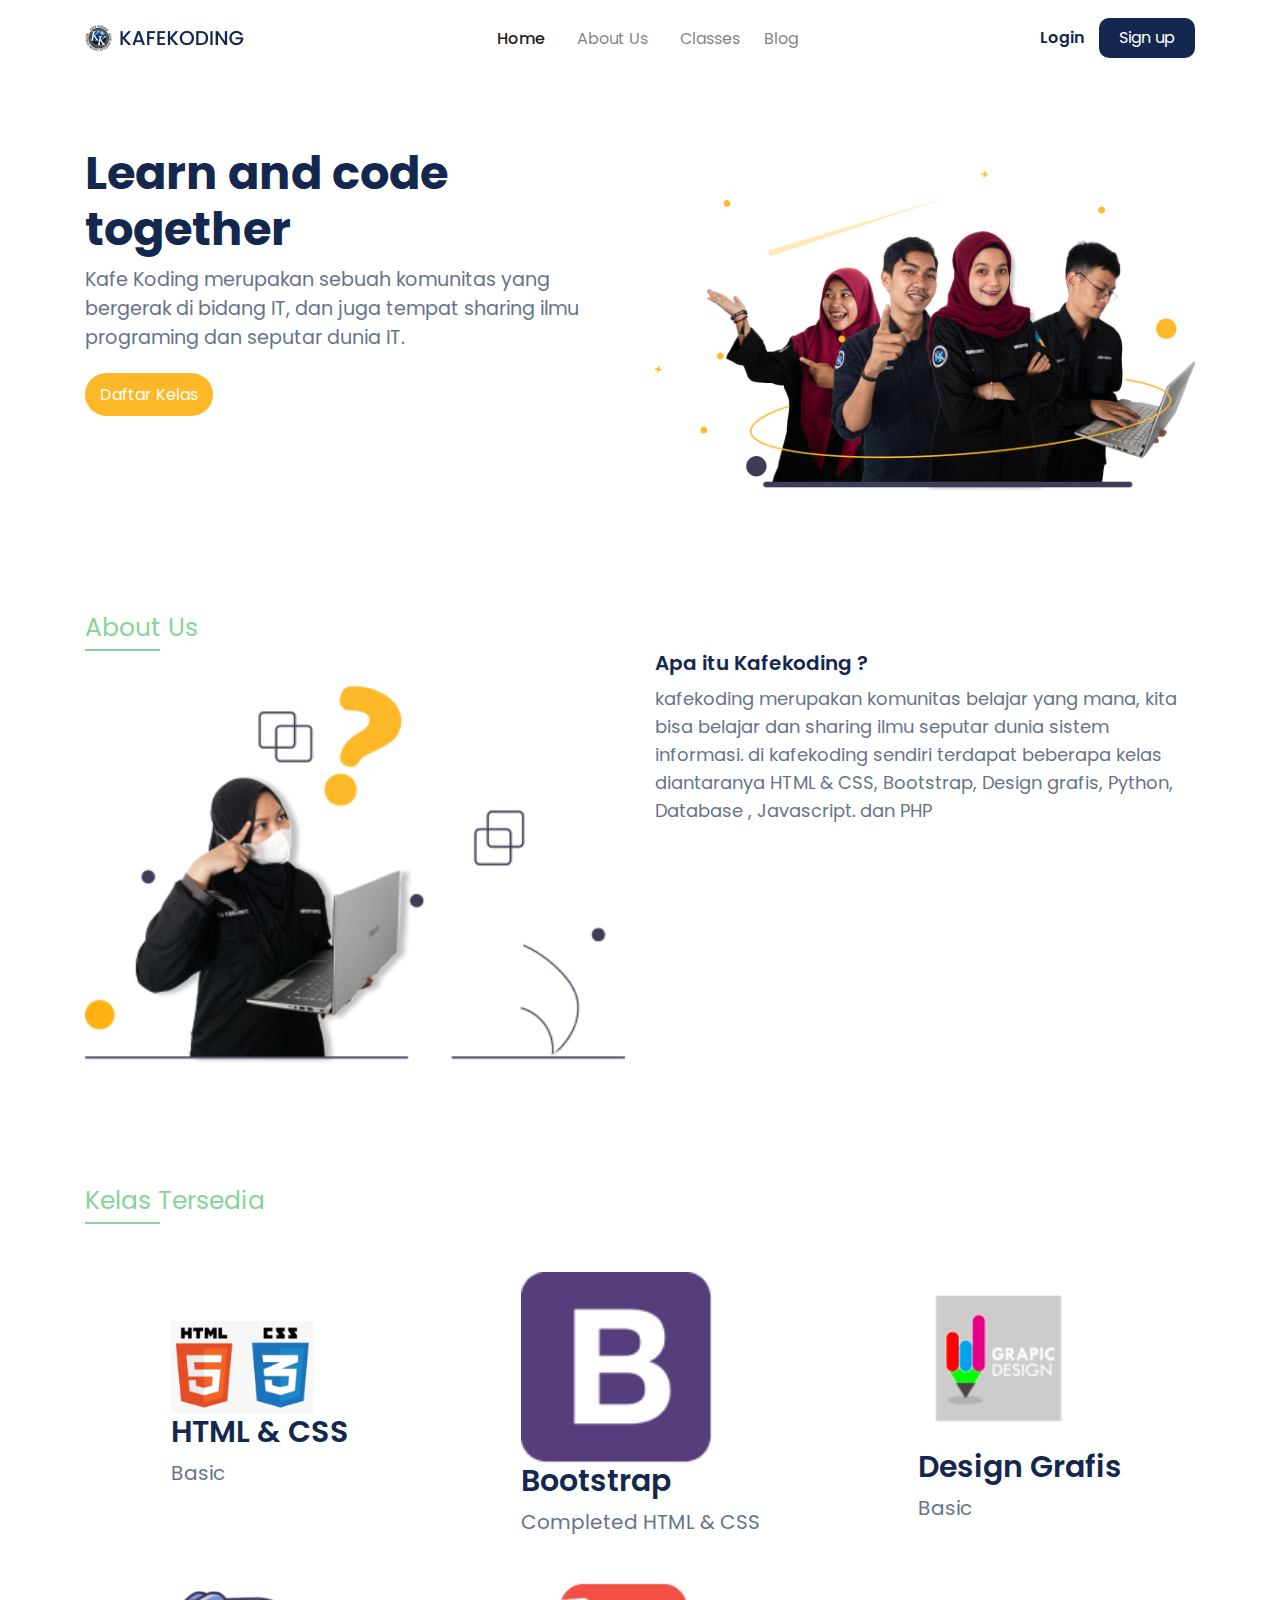
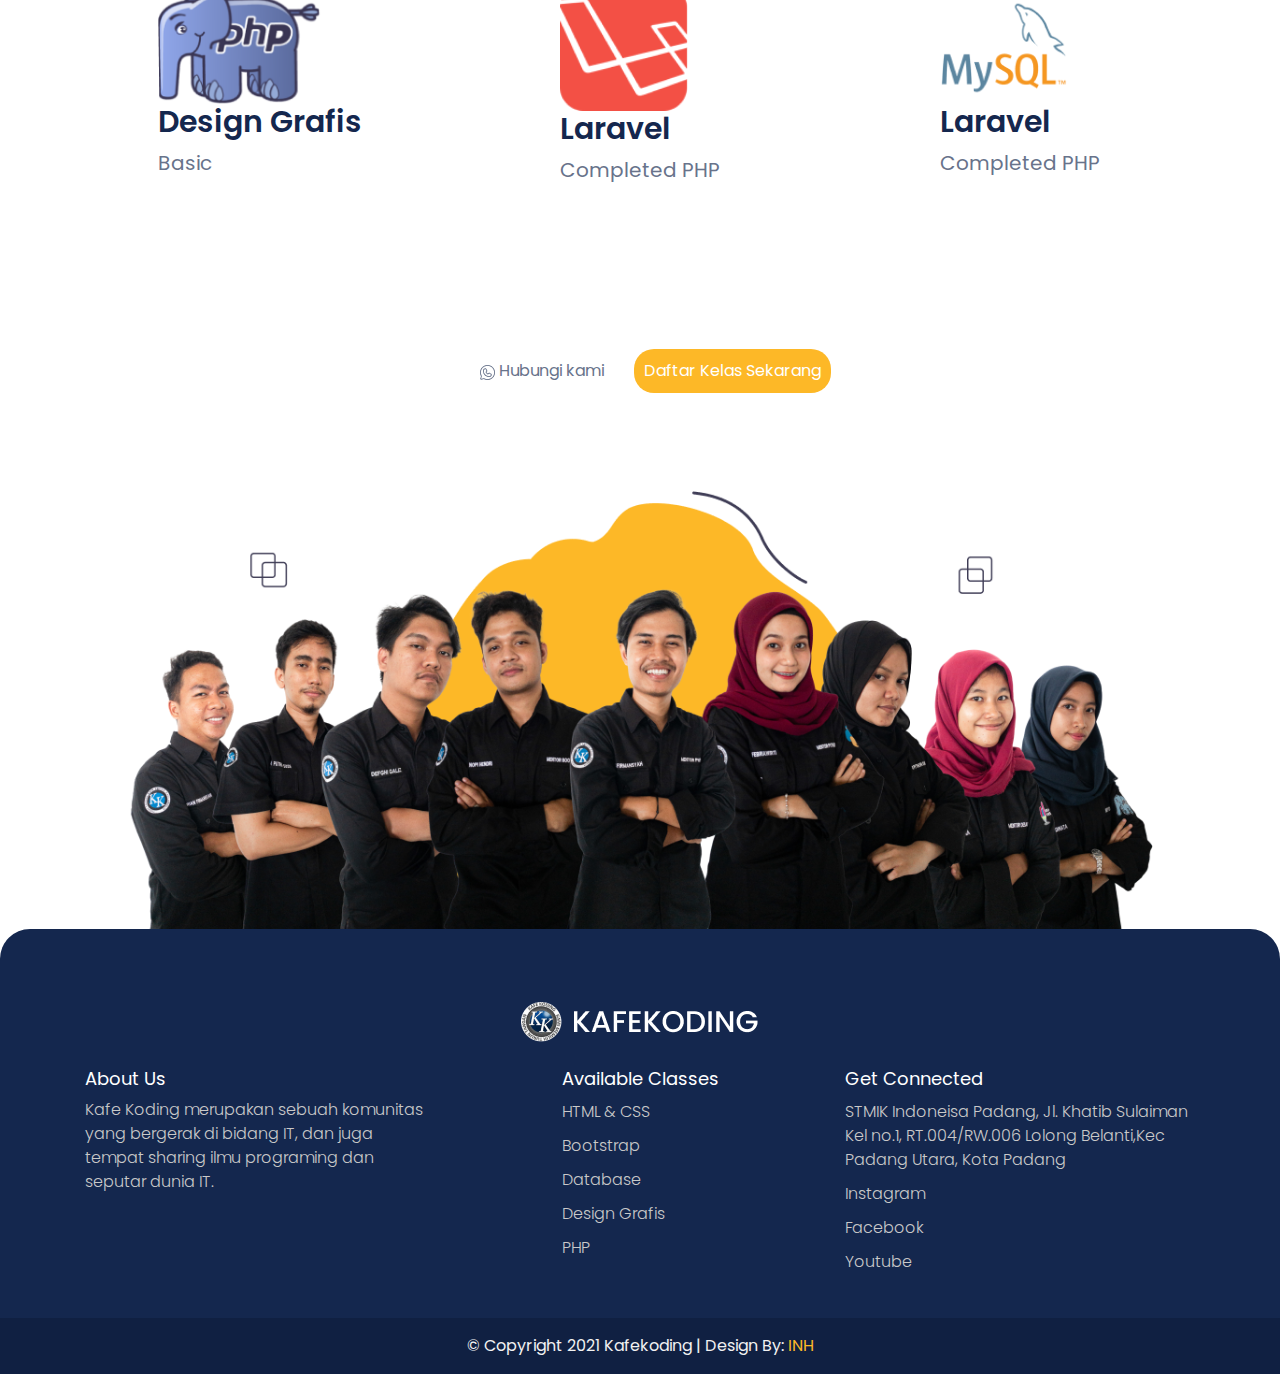
<file: index.html>
<!DOCTYPE html>
<html lang="en">
  <head>
    <!-- Required meta tags -->
    <meta charset="utf-8" />
    <meta name="viewport" content="width=device-width, initial-scale=1, shrink-to-fit=no" />

    <!-- CSS -->
    <link rel="stylesheet" href="libraries/bootstrap/css/bootstrap.css" />
    <link rel="stylesheet" href="libraries/css/main.css" />

    <title>Kafekoding | Home Page</title>
  </head>
  <body>
    <!-- START: NAVBAR -->
    <section class="navbar-section">
      <div class="container">
        <nav class="navbar navbar-expand-lg navbar-light px-0">
          <a class="navbar-brand" href="#"><img src="libraries/images/navbar-header.png" alt="" /></a>
          <button class="navbar-toggler" type="button" data-toggle="collapse" data-target="#navbarNav" aria-controls="navbarNav" aria-expanded="false" aria-label="Toggle navigation">
            <span class="navbar-toggler-icon"></span>
          </button>
          <div class="collapse navbar-collapse" id="navbarNav" style="margin-top: 3px">
            <ul class="navbar-nav ml-auto mr-auto align-items-left align-items-lg-center">
              <li class="nav-item active pr-0 p-lg-2">
                <a class="nav-link" href="#">Home <span class="sr-only">(current)</span></a>
              </li>
              <li class="nav-item pr-0 p-lg-2">
                <a class="nav-link" href="#about">About Us</a>
              </li>
              <li class="nav-item pr-0 p-lg-2">
                <a class="nav-link" href="#classess">Classes</a>
              </li>
              <li class="nav-item">
                <a class="nav-link" href="#classess">Blog</a>
              </li>
              <!--start: Moile Button Login -->
              <li class="nav-item d-block d-lg-none">
                <a class="nav-link" href="#classess"><strong> Login </strong></a>
              </li>
              <li class="nav-item d-block d-lg-none">
                <a class="nav-link" href="#classess"><strong> Register </strong></a>
              </li>
              <!--end: Moile Button Login -->
            </ul>
          </div>

          <!--start: desktop button login -->
          <div class="nest-button d-none d-lg-flex">
            <li class="nav-item"><a href="#" class="nav-link login"> Login </a></li>

            <li class="nav-item"><a href="#" class="nav-link btn-signup"> Sign up </a></li>
          </div>
          <!--end: desktop button login -->
        </nav>
      </div>
    </section>

    <!-- START: HERO -->
    <section class="section-hero">
      <div class="container">
        <div class="row">
          <!-- left-hero -->
          <div class="col-sm-12 col-md-6 left-hero">
            <h1>Learn and code together</h1>
            <p>Kafe Koding merupakan sebuah komunitas yang bergerak di bidang IT, dan juga tempat sharing ilmu programing dan seputar dunia IT.</p>
            <a href="#" class="btn-cta">Daftar Kelas</a>
          </div>
          <!-- right-hero -->
          <div class="col-sm-12 col-md-6 right-hero d-none d-md-block">
            <div class="img-box">
              <img src="libraries/images/HERO.png" alt="" />
            </div>
          </div>
        </div>
      </div>
    </section>

    <!-- START:SECTION ABOUT -->
    <section class="section-aboutUs" id="about">
      <div class="container">
        <div class="row">
          <div class="col-sm-12 title">
            <h3>About Us</h3>
          </div>
          <div class="col-sm-12 col-md-6 left-about mb-4 mb-lg-0">
            <div class="img-box">
              <img src="libraries/images/ABOUT.png" alt="" />
            </div>
          </div>
          <div class="col-sm-12 col-md-6 right-about">
            <h4>Apa itu Kafekoding ?</h4>
            <p>
              kafekoding merupakan komunitas belajar yang mana, kita bisa belajar dan sharing ilmu seputar dunia sistem informasi. di kafekoding sendiri terdapat beberapa kelas diantaranya HTML & CSS, Bootstrap, Design grafis, Python,
              Database , Javascript. dan PHP
            </p>
          </div>
        </div>
      </div>
    </section>

    <!-- START: KELAS TERSEDIA -->
    <section class="section-kelas-tersedia" id="classess">
      <div class="container">
        <div class="row">
          <div class="col-sm-12 title mb-5">
            <h3>Kelas Tersedia</h3>
          </div>
          <!-- card-classes -->
          <div class="col-sm-12 col-md-6 col-lg-4 classes">
            <div>
              <div class="box-img">
                <img src="libraries/images/HTML.png" alt="" />
              </div>
              <h5>HTML & CSS</h5>
              <p>Basic</p>
            </div>
          </div>
          <!--  -->
          <div class="col-sm-12 col-md-6 col-lg-4 classes">
            <div>
              <div class="box-img">
                <img src="libraries/images/BOOTSTRAP.png" alt="" />
              </div>
              <h5>Bootstrap</h5>
              <p>Completed HTML & CSS</p>
            </div>
          </div>
          <!--  -->
          <div class="col-sm-12 col-md-6 col-lg-4 classes">
            <div>
              <div class="box-img">
                <img src="libraries/images/DESIGNGRAFIS.png" alt="" />
              </div>
              <h5>Design Grafis</h5>
              <p>Basic</p>
            </div>
          </div>
          <!--  -->
          <div class="col-sm-12 col-md-6 col-lg-4 classes">
            <div>
              <div class="box-img">
                <img src="libraries/images/PHP.png" alt="" />
              </div>
              <h5>Design Grafis</h5>
              <p>Basic</p>
            </div>
          </div>

          <!--  -->
          <div class="col-sm-12 col-md-6 col-lg-4 classes">
            <div>
              <div class="box-img">
                <img src="libraries/images/LARAVEL.png" alt="" />
              </div>
              <h5>Laravel</h5>
              <p>Completed PHP</p>
            </div>
          </div>
          <!--  -->
          <div class="col-sm-12 col-md-6 col-lg-4 classes">
            <div>
              <div class="box-img">
                <img src="libraries/images/DB.png" alt="" />
              </div>
              <h5>Laravel</h5>
              <p>Completed PHP</p>
            </div>
          </div>
          <!--  -->
        </div>
      </div>
    </section>

    <section class="btn-cta-box-bottom py-5">
      <div class="container">
        <div class="row">
          <div class="col-sm-12 d-flex justify-content-center flex-wrap-reverse align-items-center">
            <a href="https://api.whatsapp.com/send?phone=6289514640148&text=Hallo%20kak%20Saya%20ingin%20mendaftar%20salah%20satu%20kelas%20di%20kafekoding." class="btn-contact-us" target="__blank"
              ><img src="libraries/images/WHATSAPP.png" alt="" /> Hubungi kami</a
            >
            <a href="#" class="btn-daftar">Daftar Kelas Sekarang</a>
          </div>
        </div>
      </div>
    </section>

    <div class="image-box-aff">
      <div class="container">
        <img src="libraries/images/afterFooter.png" alt="" />
      </div>
    </div>
    <footer style="border-radius: 30px 30px 0px 0px">
      <div class="container">
        <div class="row">
          <div class="col-sm-12 d-flex justify-content-center pb-4">
            <img src="libraries/images/logo-footer.png" alt="" />
          </div>
          <div class="col-sm-12 col-md-6 col-lg-4 footer-main d-flex flex-column align-items-start align-items-lg-center mt-3 mt-lg-0">
            <div>
              <h4>About Us</h4>
              <p>Kafe Koding merupakan sebuah komunitas yang bergerak di bidang IT, dan juga tempat sharing ilmu programing dan seputar dunia IT.</p>
            </div>
          </div>
          <div class="col-sm-12 col-md-6 col-lg-4 footer-main d-flex flex-column align-items-start align-items-lg-center mt-3 mt-lg-0">
            <div>
              <h4>Available Classes</h4>
              <li><a href="#">HTML & CSS</a></li>
              <li><a href="#">Bootstrap</a></li>
              <li><a href="#">Database</a></li>
              <li><a href="#">Design Grafis</a></li>
              <li><a href="#">PHP</a></li>
            </div>
          </div>
          <div class="col-sm-12 col-md-6 col-lg-4 footer-main d-flex flex-column align-items-start align-items-lg-center mt-3 mt-lg-0">
            <div>
              <h4>Get Connected</h4>
              <li>STMIK Indoneisa Padang, Jl. Khatib Sulaiman Kel no.1, RT.004/RW.006 Lolong Belanti,Kec Padang Utara, Kota Padang</li>
              <li><a href="#">Instagram</a></li>
              <li><a href="#">Facebook</a></li>
              <li><a href="#">Youtube</a></li>
            </div>
          </div>
        </div>
      </div>
      <div class="copyright text-center py-3">
        <span>&copy; Copyright 2021 Kafekoding | Design By: <a href="https://www.instagram.com/ilhamnopihendri/">INH</a></span>
      </div>
    </footer>
    <!-- jquery -->
    <script src="libraries/jquery/jquery-3.5.1.min.js"></script>
    <script src="libraries/bootstrap/js/bootstrap.js"></script>
    <script src="libraries/script/script.js"></script>
  </body>
</html>
</file>
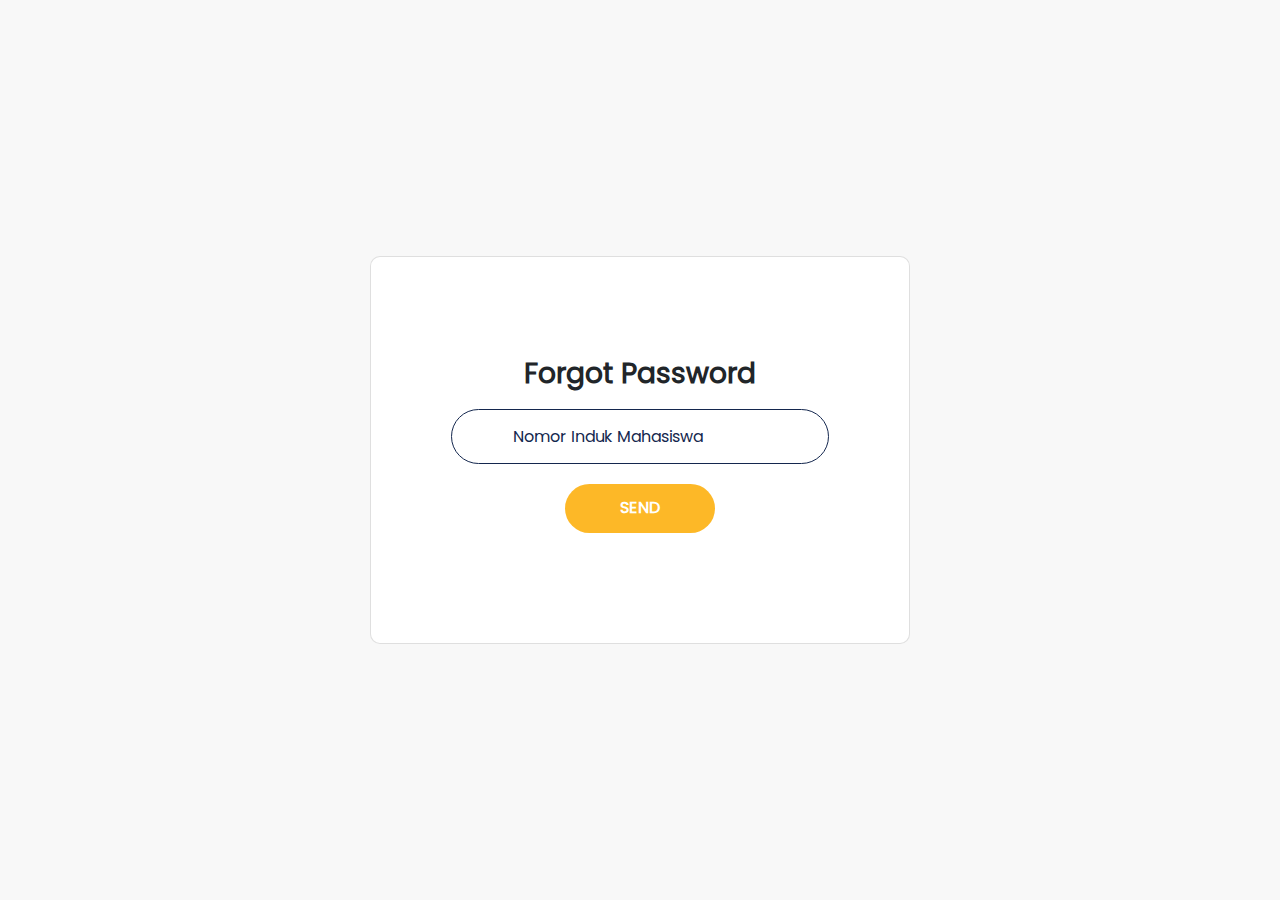
<file: forgotPassword.html>
<!DOCTYPE html>
<html lang="en">
  <head>
    <!-- Required meta tags -->
    <meta charset="utf-8" />

    <meta name="viewport" content="width=device-width, initial-scale=1, shrink-to-fit=no" />
    <link rel="stylesheet" href="libraries/bootstrap/css/bootstrap.css" />

    <!-- data-aos.css -->

    <!-- fontfamily -->
    <link rel="stylesheet" href="https://use.fontawesome.com/releases/v5.15.1/css/all.css" integrity="sha384-vp86vTRFVJgpjF9jiIGPEEqYqlDwgyBgEF109VFjmqGmIY/Y4HV4d3Gp2irVfcrp" crossorigin="anonymous" />
    <!-- link css -->
    <link rel="stylesheet" href="libraries/css/login.css" />
    <!-- light-slider -->

    <title>Kafekoding | Forgot Password</title>
  </head>

  <body>
    <div class="container">
      <div class="row align-items-center justify-content-center" style="height: 100vh">
        <div class="col-12 col-lg-6 align-items-center justify-content-center">
          <div class="card" style="padding: 50px 0px; border-radius: 10px">
            <form action="#" class="sign-in-form" style="padding-top: 50px; padding-bottom: 50px">
              <h3 class="title" style="font-weight: 600">Forgot Password</h3>
              <div class="input-field">
                <i class="fas fa-address-card"></i>
                <input type="text" placeholder="Nomor Induk Mahasiswa" />
              </div>
              <input type="submit" value="Send" class="btn btn-solid solid" />
            </form>
          </div>
        </div>
      </div>
    </div>

    <!-- jQuery first, then Popper.js, then Bootstrap JS -->
    <script src="libraries/jquery/jquery-3.5.1.js"></script>
    <script src="https://unpkg.com/aos@2.3.1/dist/aos.js"></script>
    <script src="libraries/bootstrap/js/bootstrap.js"></script>
  </body>
</html>
</file>
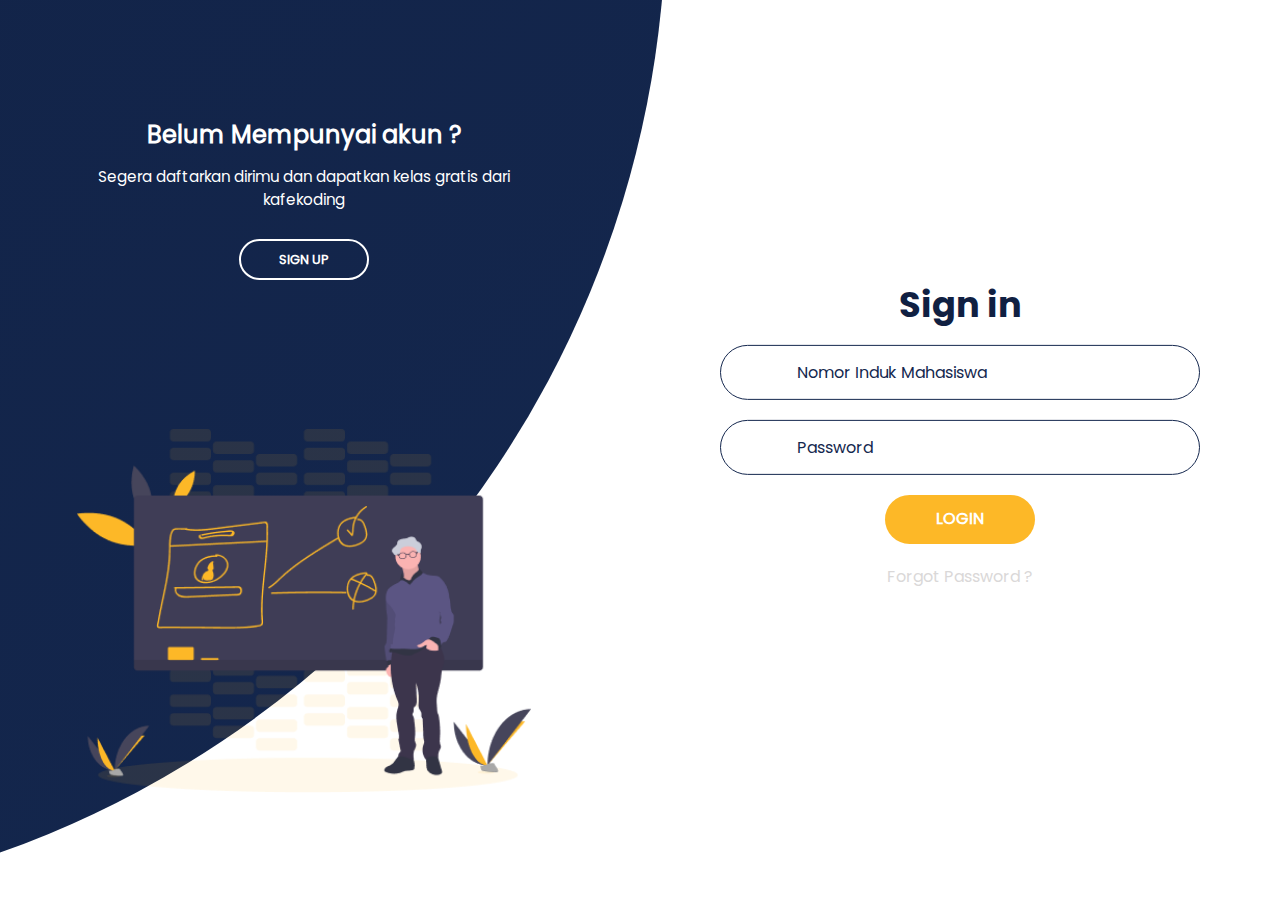
<file: loginRegister.html>
<!DOCTYPE html>
<html lang="en">
  <head>
    <!-- Required meta tags -->
    <meta charset="utf-8" />

    <meta name="viewport" content="width=device-width, initial-scale=1, shrink-to-fit=no" />
    <link rel="stylesheet" href="libraries/bootstrap/css/bootstrap.css" />

    <!-- data-aos.css -->

    <!-- fontfamily -->
    <link rel="stylesheet" href="https://use.fontawesome.com/releases/v5.15.1/css/all.css" integrity="sha384-vp86vTRFVJgpjF9jiIGPEEqYqlDwgyBgEF109VFjmqGmIY/Y4HV4d3Gp2irVfcrp" crossorigin="anonymous" />
    <!-- link css -->
    <link rel="stylesheet" href="libraries/css/login.css" />
    <!-- light-slider -->

    <title>Kafekoding | Login</title>
  </head>

  <body>
    <div class="container-logins">
      <div class="form-container">
        <div class="signin-signup">
          <!-- login -->
          <form action="#" class="sign-in-form">
            <h2 class="title" style="font-weight: 600">Sign in</h2>
            <div class="input-field">
              <i class="fas fa-address-card"></i>
              <input type="text" placeholder="Nomor Induk Mahasiswa" />
            </div>
            <div class="input-field">
              <i class="fas fa-lock"></i>
              <input type="password" placeholder="Password" />
            </div>
            <input type="submit" value="login" class="btn btn-solid solid" />
            <p class="social-text"><a href="forgotPassword.html" style="color: #dad8d8"> Forgot Password ?</a></p>
          </form>
          <!-- register -->
          <form action="#" class="sign-up-form">
            <h2 class="title" style="font-weight: 600">Sign up</h2>
            <div class="input-field">
              <i class="fas fa-user"></i>
              <input type="text" placeholder="Nama Lengkap" />
            </div>
            <div class="input-field">
              <i class="fas fa-phone"></i>
              <input type="text" placeholder="Phone number" />
            </div>
            <div class="input-field">
              <i class="fas fa-address-card"></i>
              <input type="text" placeholder="Nomor Induk Mahasiswa" />
            </div>
            <div class="input-field">
              <i class="fas fa-lock"></i>
              <input type="password" placeholder="Password" />
            </div>
            <div class="input-field">
              <i class="fas fa-lock"></i>
              <input type="password" placeholder="Confirm Password" />
            </div>
            <input type="submit" value="sign up" class="btn btn-solid solid" />
          </form>
        </div>
      </div>
      <div class="panels-container">
        <!-- left image -->
        <div class="panel left-panel">
          <div class="content">
            <h3>Belum Mempunyai akun ?</h3>
            <p>Segera daftarkan dirimu dan dapatkan kelas gratis dari kafekoding</p>
            <button class="btn transparent btn-solid" id="sign-up-btn">Sign Up</button>
          </div>
          <img src="libraries/images/login.png.png" class="image-login-register" alt="" />
        </div>

        <!-- right image -->
        <div class="panel right-panel">
          <div class="content">
            <h3>Sudah Mempunyai akun ?</h3>
            <p>Silahkan login di akun anda dan dapatkan keseruannya</p>
            <button class="btn transparent btn-solid" id="sign-in-btn">Sign In</button>
          </div>
          <img src="libraries/images/register.png" class="image-login-register" alt="" />
        </div>
      </div>
    </div>

    <!-- jQuery first, then Popper.js, then Bootstrap JS -->
    <script src="libraries/jquery/jquery-3.5.1.js"></script>
    <script src="libraries/bootstrap/js/bootstrap.js"></script>

    <script>
      // login register
      const sign_in_btn = document.querySelector("#sign-in-btn");
      const sign_up_btn = document.querySelector("#sign-up-btn");
      const container_logins = document.querySelector(".container-logins");

      sign_up_btn.addEventListener("click", () => {
        container_logins.classList.add("sign-up-mode");
      });
      sign_in_btn.addEventListener("click", () => {
        container_logins.classList.remove("sign-up-mode");
      });
    </script>
  </body>
</html>
</file>
<file: libraries/css/main.css>
@font-face {
  font-family: poppins-light;
  src: url("../fonts/Poppins-Light.woff");
}

@font-face {
  font-family: poppins-regular;
  src: url("../fonts/Poppins-Regular.woff");
}

@font-face {
  font-family: poppins-medium;
  src: url("../fonts/Poppins-Medium.woff");
}

@font-face {
  font-family: poppins-semibold;
  src: url("../fonts/Poppins-SemiBold.woff");
}

@font-face {
  font-family: poppins-bold;
  src: url("../fonts/Poppins-Bold.woff");
}

* {
  margin: 0px;
  padding: 0px;
  -webkit-box-sizing: border-box !important;
          box-sizing: border-box !important;
  font-family: "poppins-regular";
  text-decoration: none !important;
  list-style: none !important;
}

section.navbar-section ul li.active a {
  color: #14274e;
  font-family: "Poppins-Medium";
}

section.navbar-section ul li.nav-item a {
  color: #68738b;
  -webkit-transition: 0.3s;
  transition: 0.3s;
}

section.navbar-section ul li.nav-item a:hover {
  color: #fdb827 !important;
}

section.navbar-section .nest-button a.login {
  color: #14274e;
  font-family: "poppins-semibold";
  -webkit-transition: 0.3s;
  transition: 0.3s;
  padding: 8px 15px;
}

section.navbar-section .nest-button a.login:hover {
  color: #ffb005;
}

section.navbar-section .nest-button a.btn-signup {
  font-size: 16px !important;
  color: #fff;
  padding: 8px 20px;
  border-radius: 10px;
  background-color: #14274e;
}

section.navbar-section .nest-button a.btn-signup:hover {
  background-color: #ffb005;
  -webkit-transition: 0.3s;
  transition: 0.3s;
}

.title {
  position: relative;
}

.title h3 {
  color: #88d498;
  font-size: 25px;
}

.title::before {
  content: "";
  position: absolute;
  width: 75px;
  height: 2px;
  bottom: 0px;
  background-color: #88d498;
}

section.section-hero {
  padding: 70px 0px;
}

section.section-hero .left-hero h1 {
  color: #14274e;
  font-family: "poppins-bold";
  font-size: 2.9rem;
  margin-bottom: 10px;
}

section.section-hero .left-hero p {
  font-size: 1.2rem;
  color: #68738b;
  margin-bottom: 30px;
}

section.section-hero .left-hero a.btn-cta {
  padding: 10px 15px;
  background-color: #fdb827;
  color: #fff;
  border-radius: 30px;
  -webkit-transition: 0.3s;
  transition: 0.3s;
}

section.section-hero .left-hero a.btn-cta:hover {
  background-color: #ffb005;
  font-style: none;
}

section.section-hero .right-hero .img-box {
  width: 100%;
  height: 100%;
}

section.section-hero .right-hero .img-box img {
  width: 100%;
  height: 100%;
  -o-object-fit: contain;
     object-fit: contain;
}

section.section-aboutUs {
  padding: 50px 0px;
}

section.section-aboutUs .right-about h4 {
  font-size: 20px;
  font-family: "poppins-semibold";
  color: #14274e;
  margin-bottom: 10px;
}

section.section-aboutUs .right-about p {
  color: #68738b;
  line-height: 28px;
  font-size: 18px;
}

section.section-aboutUs .left-about .img-box {
  width: 100%;
  height: 100%;
}

section.section-aboutUs .left-about .img-box img {
  width: 100%;
  height: 100%;
  -o-object-fit: contain;
     object-fit: contain;
}

section.section-kelas-tersedia {
  padding: 70px 0px;
}

section.section-kelas-tersedia .classes {
  display: -webkit-box;
  display: -ms-flexbox;
  display: flex;
  -webkit-box-align: center;
      -ms-flex-align: center;
          align-items: center;
  -webkit-box-pack: center;
      -ms-flex-pack: center;
          justify-content: center;
  margin-bottom: 30px;
}

section.section-kelas-tersedia .classes .box-img {
  width: 80%;
  height: 80%;
}

section.section-kelas-tersedia .classes .box-img img {
  width: 100%;
  height: 100%;
  -o-object-fit: contain;
     object-fit: contain;
}

section.section-kelas-tersedia .classes h5 {
  font-size: 30px;
  font-family: "poppins-semibold";
  color: #14274e;
}

section.section-kelas-tersedia .classes p {
  font-size: 20px;
  color: #68738b;
}

section.btn-cta-box-bottom a {
  padding: 10px 10px;
}

section.btn-cta-box-bottom a.btn-daftar {
  background-color: #fdb827;
  color: #fff;
  border-radius: 20px;
  -webkit-transition: 0.3s;
  transition: 0.3s;
}

section.btn-cta-box-bottom a.btn-daftar:hover {
  background-color: #ffb005;
}

section.btn-cta-box-bottom a.btn-contact-us {
  color: #68738b;
  padding-left: 30px;
  padding-right: 30px;
}

footer {
  background-color: #14274e;
  padding: 70px 0px 100px;
  position: relative;
}

footer .footer-main h4 {
  font-size: 18px;
  color: #fff;
}

footer .footer-main p,
footer .footer-main li,
footer .footer-main a {
  color: #c9c9c9 !important;
  font-family: "Poppins-Light";
  font-size: 16px;
}

footer .footer-main a:hover {
  text-decoration: underline !important;
}

footer .footer-main li {
  margin-top: 10px;
}

footer .copyright {
  position: absolute;
  bottom: 0px;
  display: block;
  background-color: #102042;
  color: #f1f1f1;
  width: 100%;
}

footer .copyright a {
  color: #fdb827;
}

.image-box-aff {
  padding-top: 50px;
  width: 100%;
  margin-bottom: -10px;
}

.image-box-aff img {
  width: 100%;
  height: 100%;
  -o-object-fit: contain;
     object-fit: contain;
}

@media (max-width: 600) {
  section.section-hero {
    padding: 70px 0px;
  }
  section.section-hero .left-hero h1 {
    color: #14274e;
    font-family: "poppins-bold";
    font-size: 1.5rem !important;
    margin-bottom: 10px;
  }
  section.section-hero .left-hero p {
    font-size: 1rem;
    color: #68738b;
    margin-bottom: 30px;
  }
}

@media (min-width: 768px) and (max-width: 991.98px) {
  section.section-hero {
    padding: 70px 0px;
  }
  section.section-hero .left-hero h1 {
    color: #14274e;
    font-family: "poppins-bold";
    font-size: 1.8rem !important;
    margin-bottom: 10px;
  }
  section.section-hero .left-hero p {
    font-size: 1rem;
    color: #68738b;
    margin-bottom: 30px;
  }
}
/*# sourceMappingURL=main.css.map */
</file>
<file: libraries/css/login.css>
@font-face {
  font-family: poppins-light;
  src: url("../fonts/Poppins-Light.woff");
}

@font-face {
  font-family: poppins-regular;
  src: url("../fonts/Poppins-Regular.woff");
}

@font-face {
  font-family: poppins-medium;
  src: url("../fonts/Poppins-Medium.woff");
}

@font-face {
  font-family: poppins-semibold;
  src: url("../fonts/Poppins-SemiBold.woff");
}

@font-face {
  font-family: poppins-bold;
  src: url("../fonts/Poppins-Bold.woff");
}

* {
  margin: 0px;
  padding: 0px;
  box-sizing: border-box;
  font-family: "poppins-regular";
  list-style: none;
  /* border: 0.2px solid black; */
}
body {
  background-color: #f8f8f8;
}

/*===========================START: Login===========================  */
.container-logins {
  position: relative;
  width: 100%;
  min-height: 100vh;
  background-color: #fff;
  overflow: hidden;
}
.container-logins::before {
  content: "";
  position: absolute;
  width: 2000px;
  height: 2000px;
  border-radius: 50%;
  background: linear-gradient(-45deg, #14274e, #102042);
  top: -10%;
  right: 48%;
  transform: translateY(-50%);
  z-index: 6;
  transition: 1.8s ease-in-out;
}
.form-container {
  position: absolute;
  width: 100%;
  height: 100%;
  top: 0;
  left: 0;
}

div.signin-signup {
  position: absolute;
  top: 50%;
  left: 75%;
  transform: translate(-50%, -50%);
  width: 50%;
  display: grid;
  grid-template-columns: 1fr;
  z-index: 5;
  transition: 1s 0.7s ease-in-out;
}

form.sign-in-form,
form.sign-up-form {
  display: flex;
  align-items: center;
  justify-content: center;
  flex-direction: column;
  grid-column: 1/2;
  grid-row: 1/2;
  padding: 0 5rem;
  overflow: hidden;
  transition: 0.2s 0.7s ease-in-out;
}
form.sign-in-form {
  z-index: 2;
}
form.sign-up-form {
  z-index: 1;
  opacity: 0;
}
h2.title {
  font-size: 2.2rem;
  font-family: "Poppins-Bold" !important;
  color: #102042;
}
.input-field {
  width: 100%;
  height: 55px;
  background-color: #fff;
  margin: 10px 0;
  border-radius: 55px;
  display: grid;
  grid-template-columns: 15% 85%;
  padding: 0 0.4rem;
  border: 1px solid #14274e;
}
.input-field i {
  text-align: center;
  line-height: 55px;
  color: #14274e;
}
.input-field input {
  width: 100%;
  background: none;
  outline: none;
  border: none;
  line-height: 1;
  font-weight: 600;
  font: size 1.1rem;
  color: #14274e;
}
.input-field input::placeholder {
  color: #14274e;
  font-weight: 500;
  font-size: 16px;
}

.btn-solid {
  width: 150px;
  height: 49px;
  border: none;
  outline: none;
  border-radius: 49px;
  cursor: pointer;
  background-color: #fdb827;
  color: #fff;
  text-transform: uppercase;
  font-weight: 600;
  margin: 10px 0;
  transition: 0.5s;
}
.btn-solid:hover {
  background-color: #f7ae11;
}
p.social-text {
  padding: 0.7rem 0;
  font-size: 1rem;
}
.social-media {
  display: flex;
  justify-content: center;
}
.social-icon {
  height: 46px;
  width: 46px;
  border: 1px solid #043f3d;
  margin: 0 0.45rem;
  align-items: center;
  justify-content: center;
  display: flex;
  border-radius: 50%;
  color: #043f3d;
  text-decoration: none;
  font-size: 1.1rem;
}

.panels-container {
  position: absolute;
  width: 100%;
  height: 100%;
  top: 0;
  left: 0;
  display: grid;
  grid-template-columns: repeat(2, 1fr);
}
.panel {
  display: flex;
  flex-direction: column;
  align-items: flex-end;
  justify-content: space-around;
  text-align: center;
  z-index: 7;
}
.left-panel {
  padding: 3rem 17% 2rem 12%;
  pointer-events: all;
}
.right-panel {
  padding: 3rem 12% 2rem 17%;
  pointer-events: none;
}

.panel .content {
  color: #fff;
  transition: 0.9s 0.6s ease-in-out;
}
.panel h3 {
  font-weight: 600;
  line-height: 1;
  font-size: 1.5rem;
}
.panel p {
  font-size: 0.95rem;
  padding: 0.7rem 0;
}

button.transparent {
  background: none;
  margin: 0;
  border: 2px solid #fff;
  width: 130px;
  height: 41px;
  font-weight: 600;
  font-size: 0.8rem;
}

.image-login-register {
  width: 100%;
  transition: 1.1s 0.4s ease-in-out;
  opacity: 1;
}

.right-panel .content,
.right-panel .image-login-register {
  transform: translateX(800px);
}
/*================== ANIMATION ==================*/

.container-logins.sign-up-mode::before {
  transform: translate(100%, -50%);
  right: 52%;
}
.container-logins.sign-up-mode .left-panel .image-login-register,
.container-logins.sign-up-mode .left-panel .content {
  transform: translate(-800px);
  opacity: 0;
}
.container-logins.sign-up-mode .right-panel .content,
.container-logins.sign-up-mode .right-panel .image-login-register {
  transform: translateX(0px);
}
.container-logins.sign-up-mode .left-panel {
  pointer-events: none;
}
.container-logins.sign-up-mode .right-panel {
  pointer-events: all;
}

.container-logins.sign-up-mode div.signin-signup {
  left: 25%;
}
.container-logins.sign-up-mode form.sign-in-form {
  z-index: 1;
  opacity: 0;
}
.container-logins.sign-up-mode form.sign-up-form {
  z-index: 2;
  opacity: 1;
}
/* ======================================================RESPONSIVE BREAK POIN================================================== */

/*======================== // Extra small devices (portrait phones, less than 576px) //========================*/

/* spesial login media query */
@media (max-width: 870px) {
  .container-logins {
    min-height: 850px;
    height: 100vh;
  }
  .container-logins::before {
    width: 1500px;
    height: 1500px;
    left: 30%;
    bottom: 68%;
    transform: translateX(-50%);
    right: initial;
    top: initial;
    transition: 2s ease-in-out;
  }
  div.signin-signup {
    width: 100%;
    left: 50%;
    top: 95%;
    transform: translate(-50%, -100%);
    transition: 1s 0.8 ease-in-out;
  }
  .panels-container {
    grid-template-columns: 1fr;
    grid-template-rows: 1fr 2fr 1fr;
  }
  .panel {
    flex-direction: row;
    justify-content: space-around;
    align-items: center;
    padding: 2.5rem 8%;
    grid-column: 1 /2;
  }
  .panel .content {
    padding-right: 15%;
    transition: transform 0.9s ease-in-out;
    transition-delay: 0.8s;
  }
  .panel h3 {
    font-size: 1.2rem;
  }
  .panel p {
    font-size: 0.7rem;
    padding: 0.5rem 0;
  }
  button.transparent {
    width: 110px;
    height: 35px;
    font-size: 0.7rem;
  }

  .image-login-register {
    width: 200px;
    transition: 0.9s 0.6 ease-in-out;
  }

  .left-panel {
    grid-row: 1/2;
  }
  .right-panel {
    grid-row: 3/4;
  }

  .right-panel .content,
  .right-panel .image-login-register {
    transform: translateY(300px);
  }
  .container-logins.sign-up-mode::before {
    transform: translate(-50%, 100%);
    bottom: 32%;
    right: initial;
  }

  .container-logins.sign-up-mode .left-panel .image-login-register,
  .container-logins.sign-up-mode .left-panel .content {
    transform: translateY(-300px);
  }
  .container-logins.sign-up-mode div.signin-signup {
    top: 5%;
    transform: translate(-50%, 0);
    left: 50%;
  }
}
/* end spesial login media query */
@media (max-width: 575.98px) {
  /* login-register */
  form.sign-in-form,
  form.sign-up-form {
    padding: 0 1.5rem;
  }
  .image-login-register {
    display: none;
  }
  .panel .content {
    padding: 0.5rem 1rem;
  }

  .container-logins::before {
    bottom: 72%;
    left: 50%;
  }
  .container-logins.sign-up-mode::before {
    bottom: 28%;
    left: 50%;
  }
}
</file>
